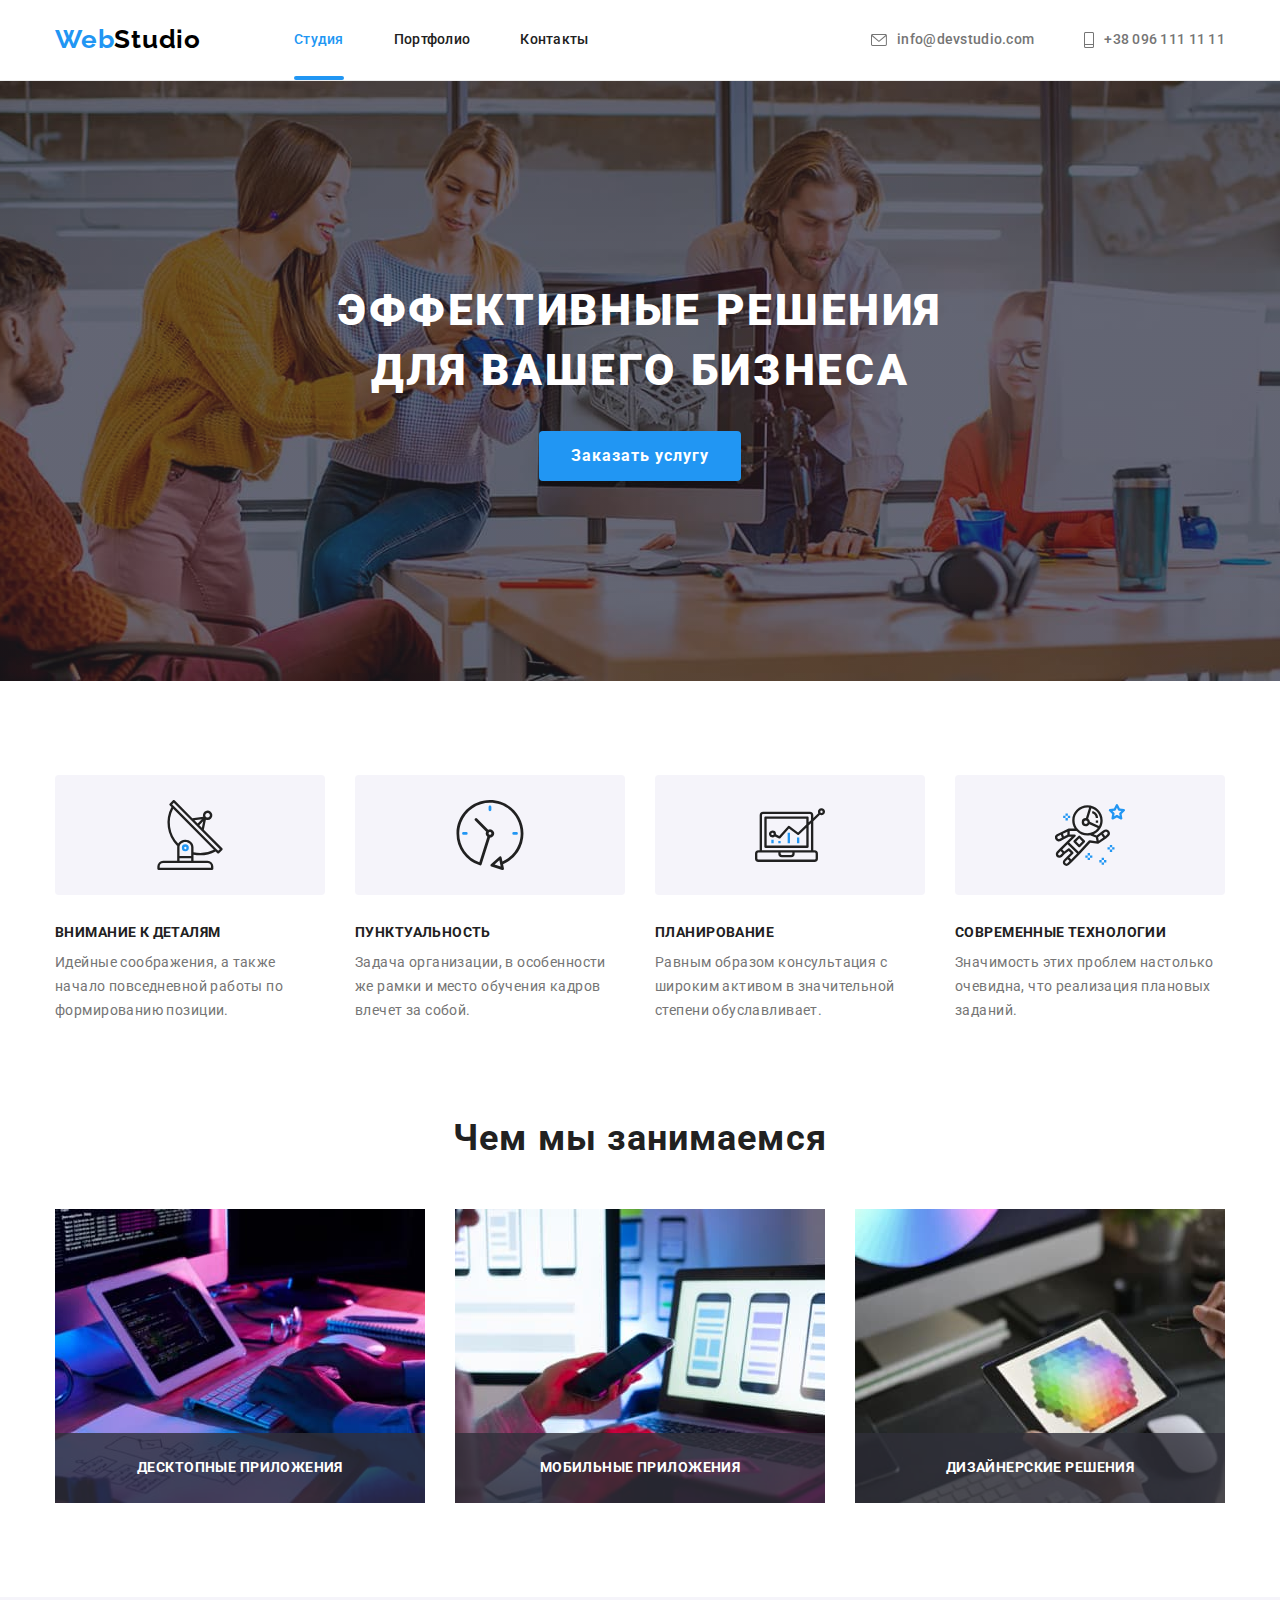
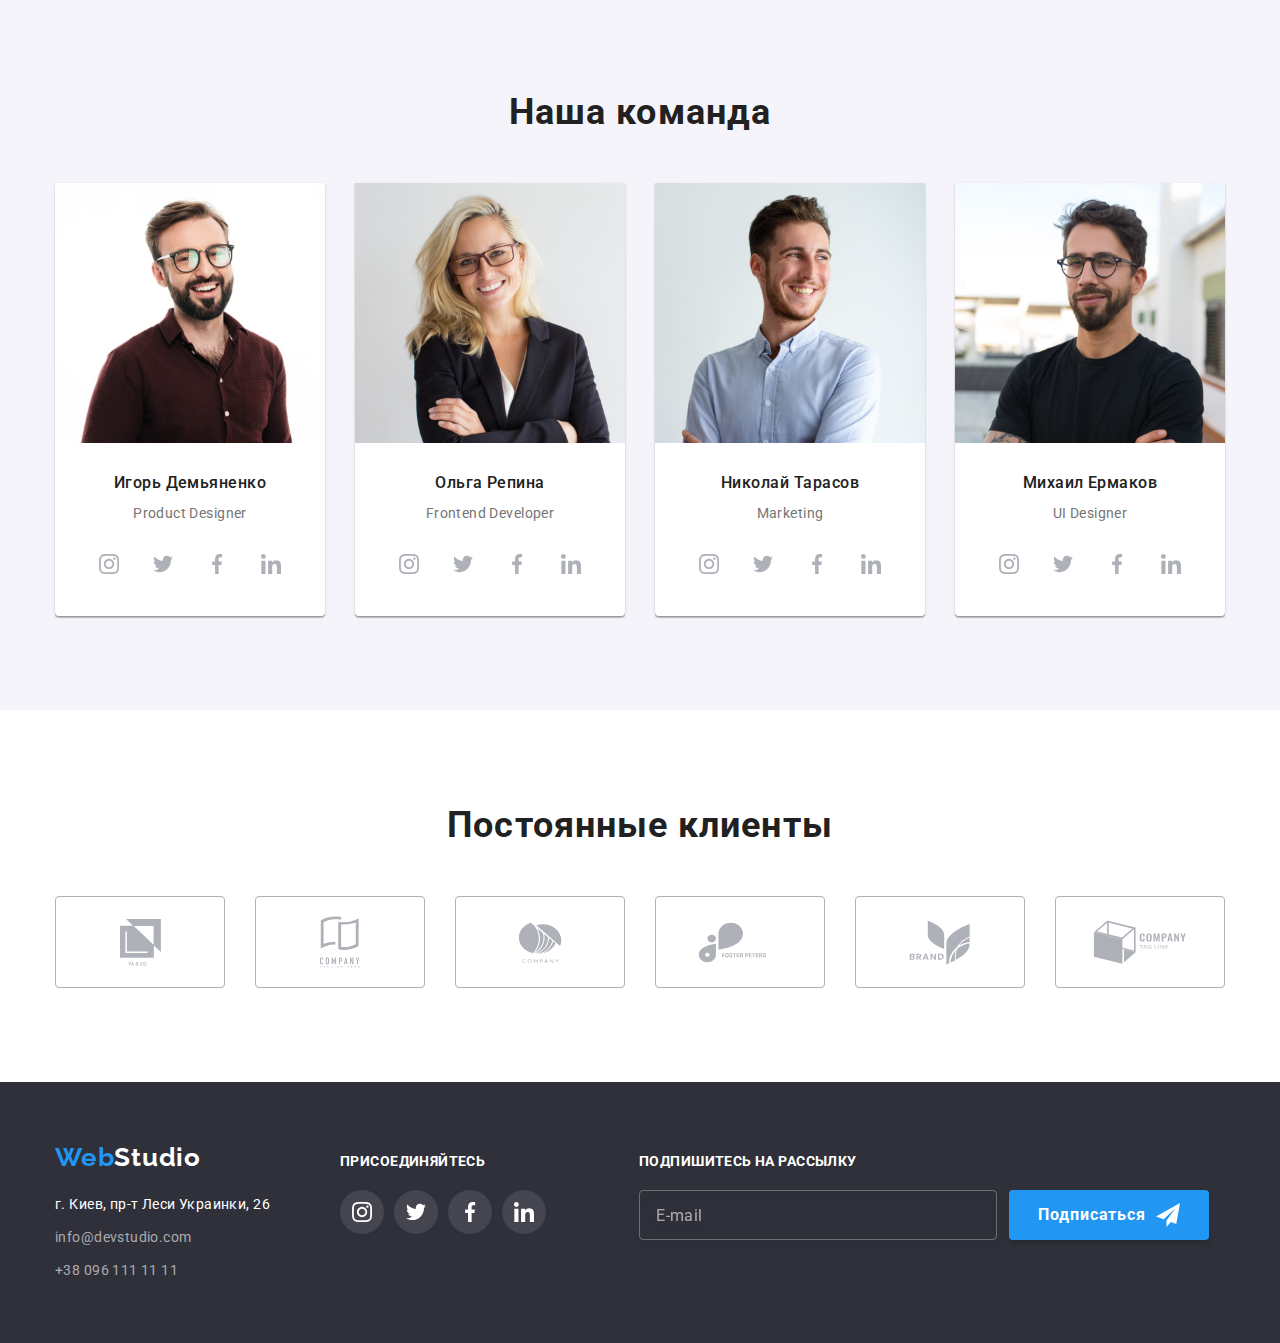
<file: index.html>
<!DOCTYPE html>
<html lang="ru">
<head>
    <meta charset="UTF-8">
    <meta http-equiv="X-UA-Compatible" content="IE=edge">
    <meta name="viewport" content="width=device-width, initial-scale=1.0">
    <title>WebStudio</title>
    <link href="https://fonts.googleapis.com/css2?family=Raleway:wght@700&family=Roboto:wght@400;500;700;900&display=swap" rel="stylesheet">
    <link rel="stylesheet" href="https://cdnjs.cloudflare.com/ajax/libs/modern-normalize/1.1.0/modern-normalize.min.css">
    <!-- <link rel="stylesheet" href="./css/style.css"> -->
    <link rel="stylesheet" href="./css/main.min.css">

</head>
<body>
   <header class="header section">
    <div class="container header-nav">
        <nav class="nav">
            <a href="./index.html" class="logo logo-link"><span class="web">Web</span>Studio</a>
        <ul class="site-nav">
            <li class="site-nav-item"><a href="./index.html" class="link current">Студия</a></li>
            <li class="site-nav-item"><a href="./portfolio.html" class="link">Портфолио</a></li>
            <li class="site-nav-item"><a href=""class="link">Контакты</a></li>
        </ul>
       </nav>
       <ul class="nav-contacts">
        <li class="nav-contacts-item">
            <a href="mailto:info@devstudio.com" class="link-contact">
                <svg class="nav-contact-icon" width="16" height="12">
                    <use href="./images/icons.svg#icon-envelope"></use>
                </svg>   
                info@devstudio.com</a>
        </li>
           <li class="nav-contacts-item"><a href="tel:+380961111111" class="link-contact">
               <svg class="nav-contact-icon" width="10" height="16">
                <use href="./images/icons.svg#icon-phone"></use>
                </svg>
                +38 096 111 11 11</a>
            </li>
       </ul>
       <div class="header-mobile">
        <a href="./index.html" class="menu-logo logo-link"><span class="web">Web</span>Studio</a>
    
        <button type="button" class="menu-open-btn">
        <svg class="menu-open-icon" width="24" height="16">
            <use href="./images/icons.svg#icon-menu"></use>
            </svg>
       </button>
    </div>
    
    <div class="mob-menu is-hidden">
        <div class="mob-nav-block">
        <ul class="mob-nav">
            <li class="mob-nav-item"><a href="./index.html" class="mob-nav-link current">Студия</a></li>
            <li class="mob-nav-item"><a href="./portfolio.html" class="mob-nav-link">Портфолио</a></li>
            <li class="mob-nav-item"><a href=""class="mob-nav-link">Контакты</a></li>
        </ul>
    </div>

    <div class="mob-contacts-block">
        <ul class="mob-contacts">
            <li class="mob-contacts-item">
                 <a href="tel:+380961111111" class="mob-contacts-tel menu-link">
                        +38 096 111 11 11</a>
            </li>
            <li class="mob-contacts-item">
                <a href="mailto:info@devstudio.com" class="mob-contacts-mail menu-link">  
                info@devstudio.com</a>
            </li>
        </ul>

        <ul class="mob-soc-list">
            <li class="mob-soc-item"><a href="" class="mob-soc-link">Instagram</a></li>
            <li class="mob-soc-item"><a href="" class="mob-soc-link">Twitter</a></li>
            <li class="mob-soc-item"><a href="" class="mob-soc-link">Facebook</a></li>
            <li class="mob-soc-item"><a href="" class="mob-soc-link">LinkedIn</a></li>
        </ul>
    </div>

        <button type="button" class="close-open-btn">
            <svg class="menu-open-icon" width="18" height="18">
                <use href="./images/icons.svg#icon-menu-close"></use>
                </svg>
        </button>
    </div>
    </div>
   </header>
   <!--Main content-->
    <main>
        <!--Section 1-->
        <section class="hero section">
            <h1 class="hero-title">Эффективные решения <br /> для вашего бизнеса</h1>
            <button type="button" class="button" data-modal-open>Заказать услугу</button>
        </section>

        <!--Section 2 text-->
        <section class="description">
            <div class="container">
            <ul class="decription-list">
                <li class="decription-item icon-antenna">
                    <h3 class="decription-head text-title">Внимание к деталям</h3>
                    <p class="decription-text text">Идейные соображения, а также начало повседневной работы по формированию позиции.</p>
                </li>
                <li class="decription-item icon-clock">
                    <h3 class="description-head text-title">Пунктуальность</h3>
                    <p class="description-text text">Задача организации, в особенности же рамки и место обучения кадров влечет за собой.</p>
                </li>
                <li class="decription-item icon-diagram">
                    <h3 class="description-head text-title">Планирование</h3>
                    <p class="description-text text">Равным образом консультация с широким активом в значительной степени обуславливает.</p>
                </li>
                <li class="decription-item icon-astronaut">
                    <h3 class="description-head text-title">Современные технологии</h3>
                    <p class="description-text text">Значимость этих проблем настолько очевидна, что реализация плановых заданий.</p>
                </li>
            </ul>
            </div>
        </section>

        <!--Section 3 pictures-->
        <section class="activities">
            <div class="container">
            <h2 class="section-title">Чем мы занимаемся</h2>
            <ul class="picture-list">
                <li class="picture-list__item">
                    <div class="picture-list__card">
                        <img
                        srcset="./images/box-1-desc.jpg 1x, ./images/box-1-desc@2.jpg 2x,"
                         src="./images/box-1-desc.jpg" alt="Десктопные приложения" width="370" height="294">
                        <p class="picture-list__comment">Десктопные приложения</p>
                    </div>
                </li>
                <li class="picture-list__item">
                    <div class="picture-list__card">
                        <img
                        srcset="./images/box-2-desc.jpg 1x, ./images/box-2-desc@2.jpg 2x,"
                         src="./images/box-2-desc.jpg" alt="Мобильные приложения" width="370" height="294">
                        <p class="picture-list__comment">Мобильные приложения</p>
                    </div>
                </li>
                <li class="picture-list__item">
                    <div class="picture-list__card">
                        <img 
                        srcset="./images/box-3-desc.jpg 1x, ./images/box-3-desc@2.jpg 2x,"
                        src="./images/box-3-desc.jpg" alt="Дизайнерские решения" width="370" height="294">
                        <p class="picture-list__comment">Дизайнерские решения</p>  
                    </div>
                </li>
            </ul>
            </div> 
        </section>

        <!--Section 4 Team-->
        <section class="team section">
            <div class="container">
            <h2 class="section-title team-title">Наша команда</h2>
            <ul class="team-list">
                <li class="team-item">
                    <picture>
                        <source srcset="./images/demjanenko-desc.jpg 1x, ./images/demjanenko-desc@2x.jpg 2x" media="(min-width: 1200px)" />
                        <source srcset="./images/demjanenko-tab.jpg 1x, ./images/demjanenko-tab@2x.jpg 2x" media="(min-width: 768px)" />
                        <source srcset="./images/demjanenko-mob.jpg 1x, ./images/demjanenko-mob@2x.jpg 2x" media="(min-width: 480px)" />
                        <img src="./images/demjanenko-mob.jpg" alt="Портрет Игоря" width="450" height="460"/>
                      </picture>
                    <!-- <img src="./images/img-igor.jpg" alt="" width="270" height="260"> -->
                        <h3 class="portrait-title">Игорь Демьяненко</h3>
                        <p class="position text" lang="en">Product Designer</p>
                        <ul class="team-soc-list">
                            <li class="team-soc-item"><a href="" class="team-soc-link">
                                <svg class="team-soc-icon" width="20" height="20">
                                <use href="./images/icons.svg#icon-instagram"></use>
                                </svg></a></li>
                            <li class="team-soc-item"><a href="" class="team-soc-link">
                                <svg class="team-soc-icon" width="20" height="20">
                                <use href="./images/icons.svg#icon-twitter"></use>
                            </svg></a></li>
                            <li class="team-soc-item"><a href="" class="team-soc-link">
                                <svg class="team-soc-icon" width="20" height="20">
                                <use href="./images/icons.svg#icon-facebook"></use>
                                </svg></a></li>
                            <li class="team-soc-item"><a href="" class="team-soc-link">
                                <svg class="team-soc-icon" width="20" height="20">
                                <use href="./images/icons.svg#icon-linkedin"></use>
                            </svg></a></li>
                        </ul>       
                </li>
                <li class="team-item">
                    <picture>
                        <source srcset="./images/repina-desc.jpg 1x, ./images/repina-desc@2x.jpg 2x" media="(min-width: 1200px)" />
                        <source srcset="./images/repina-tab.jpg 1x, ./images/repina-tab@2x.jpg 2x" media="(min-width: 768px)" />
                        <source srcset="./images/repina-mob.jpg 1x, ./images/repina-mob@2x.jpg 2x" media="(min-width: 480px)" />
                        <img src="./images/repina-mob.jpg" alt="Портрет Ольги" width="450" height="460"/>
                      </picture>
                    <!-- <img src="./images/img-olga.jpg" alt="Портрет Ольги" width="270" height="260"> -->
                        <h3 class="portrait-title">Ольга Репина</h3>
                        <p class="position text" lang="en">Frontend Developer</p>
                        <ul class="team-soc-list">
                            <li class="team-soc-item"><a href="" class="team-soc-link">
                                <svg class="team-soc-icon" width="20" height="20">
                                <use href="./images/icons.svg#icon-instagram"></use>
                                </svg></a></li>
                            <li class="team-soc-item"><a href="" class="team-soc-link">
                                <svg class="team-soc-icon" width="20" height="20">
                                <use href="./images/icons.svg#icon-twitter"></use>
                            </svg></a></li>
                            <li class="team-soc-item"><a href="" class="team-soc-link">
                                <svg class="team-soc-icon" width="20" height="20">
                                <use href="./images/icons.svg#icon-facebook"></use>
                                </svg></a></li>
                            <li class="team-soc-item"><a href="" class="team-soc-link">
                                <svg class="team-soc-icon" width="20" height="20">
                                <use href="./images/icons.svg#icon-linkedin"></use>
                            </svg></a></li>
                        </ul>
                </li>
                <li class="team-item">
                    <picture>
                        <source srcset="./images/tarasov-desc.jpg 1x, ./images/tarasov-desc@2x.jpg 2x" media="(min-width: 1200px)" />
                        <source srcset="./images/tarasov-tab.jpg 1x, ./images/tarasov-tab@2x.jpg 2x" media="(min-width: 768px)" />
                        <source srcset="./images/tarasov-mob.jpg 1x, ./images/tarasov-mob@2x.jpg 2x" media="(min-width: 480px)" />
                        <img src="./images/tarasov-mob.jpg" alt="Портрет Николая" width="450" height="460"/>
                      </picture>
                    <!-- <img src="./images/img-nikolay.jpg" alt="Портрет Николая" width="270" height="260"> -->
                        <h3 class="portrait-title">Николай Тарасов</h3>
                        <p class="position text" lang="en">Marketing</p>
                        <ul class="team-soc-list">
                            <li class="team-soc-item"><a href="" class="team-soc-link">
                                <svg class="team-soc-icon" width="20" height="20">
                                <use href="./images/icons.svg#icon-instagram"></use>
                                </svg></a></li>
                            <li class="team-soc-item"><a href="" class="team-soc-link">
                                <svg class="team-soc-icon" width="20" height="20">
                                <use href="./images/icons.svg#icon-twitter"></use>
                            </svg></a></li>
                            <li class="team-soc-item"><a href="" class="team-soc-link">
                                <svg class="team-soc-icon" width="20" height="20">
                                <use href="./images/icons.svg#icon-facebook"></use>
                                </svg></a></li>
                            <li class="team-soc-item"><a href="" class="team-soc-link">
                                <svg class="team-soc-icon" width="20" height="20">
                                <use href="./images/icons.svg#icon-linkedin"></use>
                            </svg></a></li>
                        </ul>
                </li>
                <li class="team-item">
                    <picture>
                        <source srcset="./images/ermakov-desc.jpg 1x, ./images/ermakov-desc@2x.jpg 2x" media="(min-width: 1200px)" />
                        <source srcset="./images/ermakov-tab.jpg 1x, ./images/ermakov-tab@2x.jpg 2x" media="(min-width: 768px)" />
                        <source srcset="./images/ermakov-mob.jpg 1x, ./images/ermakov-mob@2x.jpg 2x" media="(min-width: 480px)" />
                        <img src="./images/ermakov-mob.jpg" alt="Портрет Михаила" width="450" height="460"/>
                      </picture>
                    <!-- <img src="./images/img-mihail.jpg" alt="Портрет Михаила" width="270" height="260"> -->
                        <h3 class="portrait-title">Михаил Ермаков</h3>
                        <p class="position text" lang="en">UI Designer</p>
                        <ul class="team-soc-list">
                            <li class="team-soc-item"><a href="" class="team-soc-link">
                                <svg class="team-soc-icon" width="20" height="20">
                                <use href="./images/icons.svg#icon-instagram"></use>
                                </svg></a></li>
                            <li class="team-soc-item"><a href="" class="team-soc-link">
                                <svg class="team-soc-icon" width="20" height="20">
                                <use href="./images/icons.svg#icon-twitter"></use>
                            </svg></a></li>
                            <li class="team-soc-item"><a href="" class="team-soc-link">
                                <svg class="team-soc-icon" width="20" height="20">
                                <use href="./images/icons.svg#icon-facebook"></use>
                                </svg></a></li>
                            <li class="team-soc-item"><a href="" class="team-soc-link">
                                <svg class="team-soc-icon" width="20" height="20">
                                <use href="./images/icons.svg#icon-linkedin"></use>
                            </svg></a></li>
                        </ul>
                </li>
            </ul>
            </div>
        </section>

        <!--Section 5 Clients-->
        <section class="clients">
            <div class="container">
                <h2 class="section__title">Постоянные клиенты</h2>
                <ul class="clients-list">
                    <li class="clients-list__item"><a href="" class="clients-list__link">
                        <svg class="clients-list__icon" width="41" height="47">
                        <use href="./images/icons.svg#icon-ya-co"></use>
                    </svg></a></li>
                    <li class="clients-list__item"><a href="" class="clients-list__link">
                        <svg class="clients-list__icon" width="40" height="52">
                        <use href="./images/icons.svg#icon-tagline"></use>
                    </svg></a></li>
                    <li class="clients-list__item"><a href="" class="clients-list__link">
                        <svg class="clients-list__icon" width="44" height="41">
                        <use href="./images/icons.svg#icon-company"></use>
                    </svg></a></li>
                    <li class="clients-list__item"><a href="" class="clients-list__link">
                        <svg class="clients-list__icon" width="85" height="41">
                        <use href="./images/icons.svg#icon-forest-peters"></use>
                    </svg></a></li>
                    <li class="clients-list__item"><a href="" class="clients-list__link">
                        <svg class="clients-list__icon" width="62" height="45">
                        <use href="./images/icons.svg#icon-brand"></use>
                    </svg></a></li>
                    <li class="clients-list__item"><a href="" class="clients-list__link">
                        <svg class="clients-list__icon" width="94" height="44">
                        <use href="./images/icons.svg#icon-company-last"></use>
                    </svg></a></li>
                </ul>
            </div>

        </section>

    </main>
    <footer class="footer section">
        <div class="container">
        <div class="footer-information">
        <div class="footer-contacts">
        <a href="./index.html" class="logo-footer logo-link"><span class="web-footer">Web</span>Studio</a>
        <address class="address">
            <ul class="address-list">
                <li class="addres-list-item"><a href="" class="adress-link-location">г. Киев, пр-т Леси Украинки, 26</a></li>
                <li class="addres-list-item"><a href="mailto:info@devstudio.com" class="adress-link">info@devstudio.com</a></li>
                <li class="addres-list-item"><a href="tel:+380961111111" class="adress-link">+38 096 111 11 11</a></li>
            </ul>
        </address>
        </div>
            <div class="socials">
            <h4 class="footer-soc-title">Присоединяйтесь</h4>
            <ul class="footer-soc-list">
                <li class="footer-soc-item"><a href="" class="footer-soc-link">
                    <svg class="footer-soc-icon" width="20" height="20">
                    <use href="./images/icons.svg#icon-instagram-white"></use>
                    </svg></a></li>
                <li class="footer-soc-item"><a href="" class="footer-soc-link">
                    <svg class="footer-soc-icon" width="20" height="20">
                    <use href="./images/icons.svg#icon-twitter-white"></use>
                </svg></a></li>
                <li class="footer-soc-item"><a href="" class="footer-soc-link">
                    <svg class="footer-soc-icon" width="20" height="20">
                    <use href="./images/icons.svg#icon-facebook"></use>
                    </svg></a></li>
                <li class="footer-soc-item"><a href="" class="footer-soc-link">
                    <svg class="footer-soc-icon" width="20" height="20">
                    <use href="./images/icons.svg#icon-linkedin-white"></use>
                </svg></a></li>
            </ul>
            </div>
            <form class="footer-form">
                <p class="footer-form-title">Подпишитесь на рассылку</p>
                <div class="footer-input-area">
                <div class="footer-form-field">
                    <label for="mail" class="footer-form-label"></label>
                    <input type="email" class="footer-form-input" name="mail" id="mail" 
                    placeholder="E-mail">
                </div>
                <button type="submit" class="footer-submit-btn">Подписаться
                    
                    <svg class="footer-sign-icon" width="24" height="24">
                        <use href="./images/icons.svg#icon-icon-send"></use>
                        </svg>
                </button>
                </div>

            </form>
        </div>
        </div>
    </footer>
    
    <div class="backdrop is-hidden" data-modal>
        <div class="modal">
            
            <button type="button" class="modal-close-btn" data-modal-close>
                <svg class="modal-close-icon" width="18" height="18">
                <use href="./images/icons.svg#icon-close-black"></use>
                </svg>
            </button>

            <form>
                <p class="modal-titel">Оставьте свои данные, мы вам перезвоним</p>

                <div class="form-field">
                    <label for="name" class="form-label">Имя</label>
                        <div class="input-wrap">
                            <input type="text" class="form-input" name="name" id="name" 
                            placeholder=" " required  autofocus>
                        <svg class="modal-input-icon" width="18" height="18">
                            <use href="./images/icons.svg#icon-person-black"></use>
                        </svg>  
                        </div>
                </div>

                <div class="form-field">
                    <label for="tel" class="form-label">Телефон</label>
                        <div class="input-wrap">
                            <input type="tel" class="form-input" name="tel" id="tel" 
                            placeholder=" " required>
                        <svg class="modal-input-icon" width="18" height="18">
                            <use href="./images/icons.svg#icon-phone-black"></use>
                        </svg>
                        </div>
                </div>

                <div class="form-field">
                    <label for="email" class="form-label">Почта</label>
                        <div class="input-wrap">
                            <input type="email" class="form-input" name="mail" id="email" 
                            placeholder=" " required>
                        <svg class="modal-input-icon" width="18" height="18">
                            <use href="./images/icons.svg#icon-email-black"></use>
                        </svg>
                        </div>
                </div>

                <div class="form-field comment">
                    <label for="comment" class="form-label">Комментарий</label>
                    <textarea name="comment" id="comment" class="form-input text-area"
                    placeholder="Введите текст..."
                    ></textarea>
                                                     
                </div>

                <div class="form-field modal-checkbox">
                    
                    <input type="checkbox" class="checkbox-input visually-hidden" name="privacy" id="privacy">
                    <label for="privacy" class="form-privacy">
                        <span class="modal-check-icon">
                            <svg class="check-icon" width="16" height="15">
                                <use href="./images/icons.svg#icon-icon-check"></use>
                            </svg>
                        </span>
                        Соглашаюсь с рассылкой и принимаю&nbsp 
                        <a href="" class="modal-link link-color">Условия договора</a> 
                        
                    </label>
                    
                </div>

                <button type="submit" class="modal-submit-btn">Отправить</button>
            </form>
                     
        </div>
    </div>
    
    <script src="./js/modal.js"></script>
    <script src="./js/mobile-menu.js"></script>
</body>
</html>
</file>
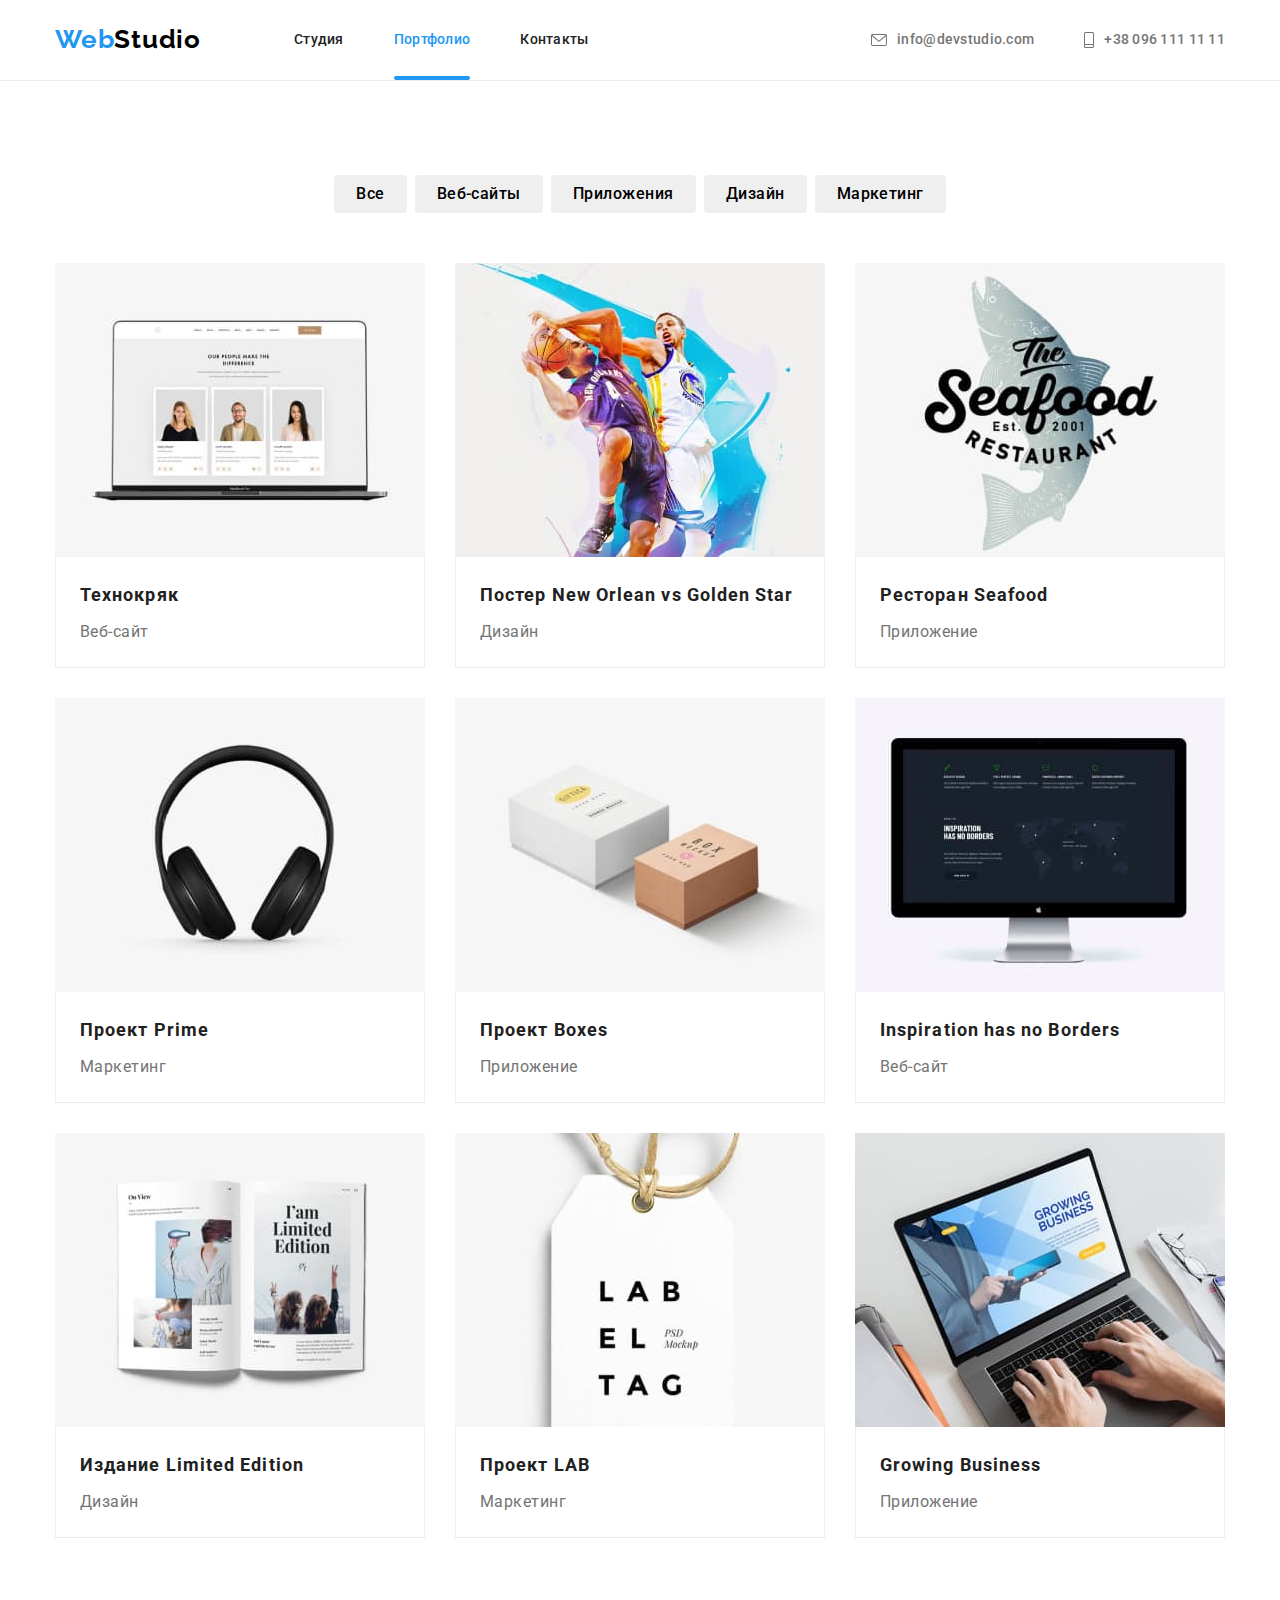
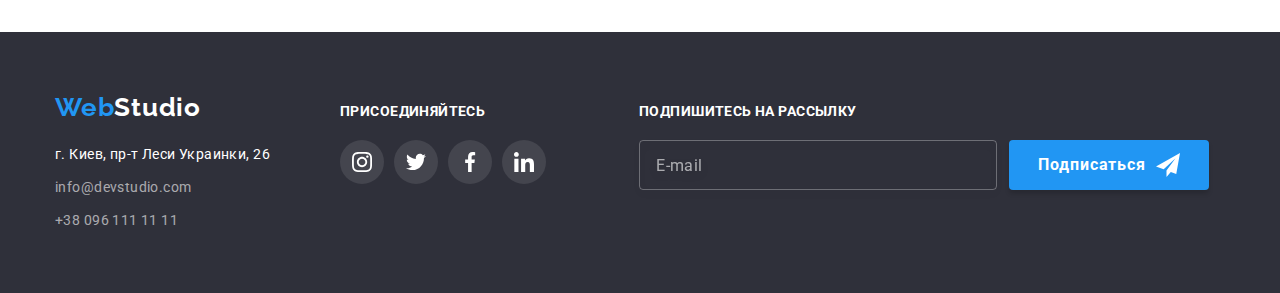
<file: portfolio.html>
<!DOCTYPE html>
<html lang="ru">
<head>
    <meta charset="UTF-8">
    <meta http-equiv="X-UA-Compatible" content="IE=edge">
    <meta name="viewport" content="width=device-width, initial-scale=1.0">
    <title>WebStudio</title>
    <link href="https://fonts.googleapis.com/css2?family=Raleway:wght@700&family=Roboto:wght@400;500;700;900&display=swap" rel="stylesheet">
    <link rel="stylesheet" href="https://cdnjs.cloudflare.com/ajax/libs/modern-normalize/1.1.0/modern-normalize.min.css">
    <!-- <link rel="stylesheet" href="./css/style.css"> -->
    <link rel="stylesheet" href="./css/main.min.css">
</head>
<body>
    <header class="header section">
        <div class="container header-nav">
            <nav class="nav">
                <a href="./index.html" class="logo logo-link"><span class="web">Web</span>Studio</a>
            <ul class="site-nav">
                <li class="site-nav-item"><a href="./index.html" class="link">Студия</a></li>
                <li class="site-nav-item"><a href="./portfolio.html" class="link current">Портфолио</a></li>
                <li class="site-nav-item"><a href=""class="link">Контакты</a></li>
            </ul>
           </nav>
           <ul class="nav-contacts">
            <li class="nav-contacts-item">
                <a href="mailto:info@devstudio.com" class="link-contact">
                    <svg class="nav-contact-icon" width="16" height="12">
                        <use href="./images/icons.svg#icon-envelope"></use>
                    </svg>   
                    info@devstudio.com</a>
            </li>
               <li class="nav-contacts-item"><a href="tel:+380961111111" class="link-contact">
                   <svg class="nav-contact-icon" width="10" height="16">
                    <use href="./images/icons.svg#icon-phone"></use>
                    </svg>
                    +38 096 111 11 11</a>
                </li>
           </ul>
           <div class="header-mobile">
            <a href="./index.html" class="menu-logo logo-link"><span class="web">Web</span>Studio</a>
        
            <button type="button" class="menu-open-btn">
            <svg class="menu-open-icon" width="24" height="16">
                <use href="./images/icons.svg#icon-menu"></use>
                </svg>
           </button>
        </div>
        
        <div class="mob-menu is-hidden">
            <ul class="mob-nav">
                <li class="mob-nav-item"><a href="./index.html" class="mob-nav-link">Студия</a></li>
                <li class="mob-nav-item"><a href="./portfolio.html" class="mob-nav-link current">Портфолио</a></li>
                <li class="mob-nav-item"><a href=""class="mob-nav-link">Контакты</a></li>
            </ul>
    
            <ul class="mob-contacts">
                <li class="mob-contacts-item">
                     <a href="tel:+380961111111" class="mob-contacts-tel menu-link">
                            +38 096 111 11 11</a>
                </li>
                <li class="mob-contacts-item">
                    <a href="mailto:info@devstudio.com" class="mob-contacts-mail menu-link">  
                    info@devstudio.com</a>
                </li>
            </ul>
    
            <ul class="mob-soc-list">
                <li class="mob-soc-item"><a href="" class="mob-soc-link">Instagram</a></li>
                <li class="mob-soc-item"><a href="" class="mob-soc-link">Twitter</a></li>
                <li class="mob-soc-item"><a href="" class="mob-soc-link">Facebook</a></li>
                <li class="mob-soc-item"><a href="" class="mob-soc-link">LinkedIn</a></li>
            </ul>
            <button type="button" class="close-open-btn">
                <svg class="menu-open-icon" width="18" height="18">
                    <use href="./images/icons.svg#icon-menu-close"></use>
                    </svg>
            </button>
        </div>
        </div>  
       </header>
   <!--Main content-->
    <main>
        <!--Section Portfolio-->
        <section class="portfolio">
            <div class="container">
            <h1 class="visually-hidden">Портфолио</h1>
            <ul class="button-list">
                <li class="button-list-item"><button type="button" class="button-portfolio">Все</button></li>
                <li class="button-list-item"><button type="button" class="button-portfolio">Веб-сайты</button></li>
                <li class="button-list-item"><button type="button" class="button-portfolio">Приложения</button></li>
                <li class="button-list-item"><button type="button" class="button-portfolio">Дизайн</button></li>
                <li class="button-list-item"><button type="button" class="button-portfolio">Маркетинг</button></li>
            </ul>

            <div class="flex-container">
            <ul class="portfolio-list">
                <li class="portfolio-item"> 
                    <a href="" class="portfolio-link">
                        <div class="portfolio-card">
                            <picture>
                                <source srcset="./images/technocrack-desc.jpg 1x, ./images/technocrack-desc@2x.jpg 2x" media="(min-width: 1200px)" />
                                <source srcset="./images/technocrack-tab.jpg 1x, ./images/technocrack-tab@2x.jpg 2x" media="(min-width: 768px)" />
                                <source srcset="./images/technocrack-mob.jpg 1x, ./images/technocrack-mob@2x.jpg 2x" media="(min-width: 480px)" />
                                <img src="./images/technocrack-mob.jpg" alt="Ноутбук" width="450" height="294"/>
                              </picture>
                            <!-- <img src="./images/technocrack.jpg" alt="Ноутбук" width="370" height="294"> -->
                            <p class="portfolio-description">Ресурс предлагает 
                        комплексные предложения с разным уровнем функционала и сервисов. 
                        Все это позволит посетителю получить исчерпывающие сведения
                         о компании или частном лице.</p>
                    </div>  
                        <div class="picture-card">
                            <h2 class="portfolio-title">Технокряк</h2>
                            <p class="portfolio-filter">Веб-сайт</p>
                        </div>
                     </a>       
                </li>
                <li class="portfolio-item">
                    <a href="" class="portfolio-link">
                        <div class="portfolio-card">
                            <picture>
                                <source srcset="./images/new-orlean-desc.jpg 1x, ./images/new-orlean-desc@2x.jpg 2x" media="(min-width: 1200px)" />
                                <source srcset="./images/new-orlean-tab.jpg 1x, ./images/new-orlean-tab@2x.jpg 2x" media="(min-width: 768px)" />
                                <source srcset="./images/new-orlean-mob.jpg 1x, ./images/new-orlean-mob@2x.jpg 2x" media="(min-width: 480px)" />
                                <img src="./images/new-orlean-mob.jpg" alt="Баскетболисты" width="450" height="294"/>
                              </picture>
                            <!-- <img src="./images/new-orlean.jpg" alt="Баскетболисты" width="370" height="294"> -->
                            <p class="portfolio-description">Ресурс предлагает 
                            комплексные предложения с разным уровнем функционала и сервисов. 
                            Все это позволит посетителю получить исчерпывающие сведения
                             о компании или частном лице.</p>
                    </div>
                            <div class="picture-card">
                                <h2 class="portfolio-title">Постер New Orlean vs Golden Star</h2>
                                <p class="portfolio-filter">Дизайн</p>
                            </div>
                    </a>       
                </li>
                <li class="portfolio-item">
                    <a href="" class="portfolio-link">
                        <div class="portfolio-card">
                            <picture>
                                <source srcset="./images/seafood-desc.jpg 1x, ./images/seafood-desc@2x.jpg 2x" media="(min-width: 1200px)" />
                                <source srcset="./images/seafood-tab.jpg 1x, ./images/seafood-tab@2x.jpg 2x" media="(min-width: 768px)" />
                                <source srcset="./images/seafood-mob.jpg 1x, ./images/seafood-mob@2x.jpg 2x" media="(min-width: 480px)" />
                                <img src="./images/seafood-mob.jpg" alt="Лого ресторана" width="450" height="294"/>
                              </picture>
                            <!-- <img src="./images/seafood.jpg" alt="Лого ресторана" width="370" height="294"> -->
                            <p class="portfolio-description">Ресурс предлагает 
                            комплексные предложения с разным уровнем функционала и сервисов. 
                            Все это позволит посетителю получить исчерпывающие сведения
                             о компании или частном лице.</p>
                        </div>
                            <div class="picture-card">
                                <h2 class="portfolio-title">Ресторан Seafood</h2>
                                <p class="portfolio-filter">Приложение</p>
                            </div>
                    </a>
                </li>
                <li class="portfolio-item">
                    <a href="" class="portfolio-link">
                        <div class="portfolio-card">
                            <picture>
                                <source srcset="./images/prime-desc.jpg 1x, ./images/prime-desc@2x.jpg 2x" media="(min-width: 1200px)" />
                                <source srcset="./images/prime-tab.jpg 1x, ./images/prime-tab@2x.jpg 2x" media="(min-width: 768px)" />
                                <source srcset="./images/prime-mob.jpg 1x, ./images/prime-mob@2x.jpg 2x" media="(min-width: 480px)" />
                                <img src="./images/prime-mob.jpg" alt="Наушники" width="450" height="294"/>
                              </picture>
                            <!-- <img src="./images/prime.jpg" alt="Наушники" width="370" height="294"> -->
                            <p class="portfolio-description">Ресурс предлагает 
                            комплексные предложения с разным уровнем функционала и сервисов. 
                            Все это позволит посетителю получить исчерпывающие сведения
                             о компании или частном лице.</p>
                        </div>
                            <div class="picture-card">
                                <h2 class="portfolio-title">Проект Prime</h2>
                                <p class="portfolio-filter">Маркетинг</p>
                            </div>
                    </a>
                </li>
                <li class="portfolio-item">
                    <a href="" class="portfolio-link">
                        <div class="portfolio-card">
                            <picture>
                                <source srcset="./images/boxes-desc.jpg 1x, ./images/boxes-desc@2x.jpg 2x" media="(min-width: 1200px)" />
                                <source srcset="./images/boxes-tab.jpg 1x, ./images/boxes-tab@2x.jpg 2x" media="(min-width: 768px)" />
                                <source srcset="./images/boxes-mob.jpg 1x, ./images/boxes-mob@2x.jpg 2x" media="(min-width: 480px)" />
                                <img src="./images/boxes-mob.jpg" alt="Коробки" width="450" height="294"/>
                              </picture>
                            <!-- <img src="./images/boxes.jpg" alt="Коробки" width="370" height="294"> -->
                            <p class="portfolio-description">Ресурс предлагает 
                            комплексные предложения с разным уровнем функционала и сервисов. 
                            Все это позволит посетителю получить исчерпывающие сведения
                             о компании или частном лице.</p>
                        </div>
                            <div class="picture-card">
                                <h2 class="portfolio-title">Проект Boxes</h2>
                                <p class="portfolio-filter">Приложение</p>
                            </div>
                    </a>  
                </li>
                <li class="portfolio-item">
                    <a href="" class="portfolio-link">
                        <div class="portfolio-card">
                            <picture>
                                <source srcset="./images/inspiration-desc.jpg 1x, ./images/inspiration-desc@2x.jpg 2x" media="(min-width: 1200px)" />
                                <source srcset="./images/inspiration-tab.jpg 1x, ./images/inspiration-tab@2x.jpg 2x" media="(min-width: 768px)" />
                                <source srcset="./images/inspiration-mob.jpg 1x, ./images/inspiration-mob@2x.jpg 2x" media="(min-width: 480px)" />
                                <img src="./images/inspiration-mob.jpg" alt="Монитор" width="450" height="294"/>
                              </picture>
                            <!-- <img src="./images/inspiration.jpg" alt="Монитор" width="370" height="294"> -->
                            <p class="portfolio-description">Ресурс предлагает 
                                комплексные предложения с разным уровнем функционала и сервисов. 
                                Все это позволит посетителю получить исчерпывающие сведения
                                 о компании или частном лице.</p>
                        </div>
                            <div class="picture-card">
                                <h2 class="portfolio-title">Inspiration has no Borders</h2>
                                <p class="portfolio-filter">Веб-сайт</p>
                            </div>
                    </a>    
                </li>
                <li class="portfolio-item">
                    <a href="" class="portfolio-link">
                        <div class="portfolio-card">
                            <picture>
                                <source srcset="./images/limited-edition-desc.jpg 1x, ./images/limited-edition-desc@2x.jpg 2x" media="(min-width: 1200px)" />
                                <source srcset="./images/limited-edition-tab.jpg 1x, ./images/limited-edition-tab@2x.jpg 2x" media="(min-width: 768px)" />
                                <source srcset="./images/limited-edition-mob.jpg 1x, ./images/limited-edition-mob@2x.jpg 2x" media="(min-width: 480px)" />
                                <img src="./images/limited-edition-mob.jpg" alt="Книга" width="450" height="294"/>
                              </picture>
                            <!-- <img src="./images/limited-edition.jpg" alt="Книга" width="370" height="294"> -->
                            <p class="portfolio-description">Ресурс предлагает 
                                комплексные предложения с разным уровнем функционала и сервисов. 
                                Все это позволит посетителю получить исчерпывающие сведения
                                 о компании или частном лице.</p>
                        </div>
                            <div class="picture-card">
                                <h2 class="portfolio-title">Издание Limited Edition</h2>
                                <p class="portfolio-filter">Дизайн</p>
                            </div>
                    </a>   
                </li>
                <li class="portfolio-item">
                    <a href="" class="portfolio-link">
                        <div class="portfolio-card">
                            <picture>
                                <source srcset="./images/lab-desc.jpg 1x, ./images/lab-desc@2x.jpg 2x" media="(min-width: 1200px)" />
                                <source srcset="./images/lab-tab.jpg 1x, ./images/lab-tab@2x.jpg 2x" media="(min-width: 768px)" />
                                <source srcset="./images/lab-mob.jpg 1x, ./images/lab-mob@2x.jpg 2x" media="(min-width: 480px)" />
                                <img src="./images/lab-mob.jpg" alt="Ярлык" width="450" height="294"/>
                              </picture>
                            <!-- <img src="./images/lab.jpg" alt="Ярлык" width="370" height="294"> -->
                            <p class="portfolio-description">Ресурс предлагает 
                                комплексные предложения с разным уровнем функционала и сервисов. 
                                Все это позволит посетителю получить исчерпывающие сведения
                                 о компании или частном лице.</p>
                        </div>
                            <div class="picture-card">
                                <h2 class="portfolio-title">Проект LAB</h2>
                                <p class="portfolio-filter">Маркетинг</p>
                            </div>  
                    </a>   
                </li>
                <li class="portfolio-item">
                    <a href="" class="portfolio-link">
                        <div class="portfolio-card">
                            <picture>
                                <source srcset="./images/growing-business-desc.jpg 1x, ./images/growing-business-desc@2x.jpg 2x" media="(min-width: 1200px)" />
                                <source srcset="./images/growing-business-tab.jpg 1x, ./images/growing-business-tab@2x.jpg 2x" media="(min-width: 768px)" />
                                <source srcset="./images/growing-business-mob.jpg 1x, ./images/growing-business-mob@2x.jpg 2x" media="(min-width: 480px)" />
                                <img src="./images/growing-business-mob.jpg" alt="Ноутбук за работой" width="450" height="294"/>
                              </picture>
                            <!-- <img src="./images/growing-business.jpg" alt="Ноутбук за работой" width="370" height="294"> -->
                            <p class="portfolio-description">Ресурс предлагает 
                                комплексные предложения с разным уровнем функционала и сервисов. 
                                Все это позволит посетителю получить исчерпывающие сведения
                                 о компании или частном лице.</p>
                        </div>
                            <div class="picture-card">
                                <h2 class="portfolio-title" lang="en">Growing Business</h2>
                                <p class="portfolio-filter">Приложение</p>
                            </div>
                    </a>   
                </li>
            </ul>
        </div>
        </div>
        </section>

    </main>
    <footer class="footer section">
        <div class="container">
        <div class="footer-information">
        <div class="footer-contacts">
        <a href="./index.html" class="logo-footer logo-link"><span class="web-footer">Web</span>Studio</a>
        <address class="address">
            <ul class="address-list">
                <li class="addres-list-item"><a href="" class="adress-link-location">г. Киев, пр-т Леси Украинки, 26</a></li>
                <li class="addres-list-item"><a href="mailto:info@devstudio.com" class="adress-link">info@devstudio.com</a></li>
                <li class="addres-list-item"><a href="tel:+380961111111" class="adress-link">+38 096 111 11 11</a></li>
            </ul>
        </address>
        </div>
            <div class="socials">
            <h4 class="footer-soc-title">Присоединяйтесь</h4>
            <ul class="footer-soc-list">
                <li class="footer-soc-item"><a href="" class="footer-soc-link">
                    <svg class="footer-soc-icon" width="20" height="20">
                    <use href="./images/icons.svg#icon-instagram-white"></use>
                    </svg></a></li>
                <li class="footer-soc-item"><a href="" class="footer-soc-link">
                    <svg class="footer-soc-icon" width="20" height="20">
                    <use href="./images/icons.svg#icon-twitter-white"></use>
                </svg></a></li>
                <li class="footer-soc-item"><a href="" class="footer-soc-link">
                    <svg class="footer-soc-icon" width="20" height="20">
                    <use href="./images/icons.svg#icon-facebook"></use>
                    </svg></a></li>
                <li class="footer-soc-item"><a href="" class="footer-soc-link">
                    <svg class="footer-soc-icon" width="20" height="20">
                    <use href="./images/icons.svg#icon-linkedin-white"></use>
                </svg></a></li>
            </ul>
            </div>
            <form class="footer-form">
                <p class="footer-form-title">Подпишитесь на рассылку</p>
                <div class="footer-input-area">
                <div class="footer-form-field">
                    <label for="mail" class="footer-form-label"></label>
                    <input type="email" class="footer-form-input" name="mail" id="mail" 
                    placeholder="E-mail">
                </div>
                <button type="submit" class="footer-submit-btn">Подписаться
                    
                    <svg class="footer-sign-icon" width="24" height="24">
                        <use href="./images/icons.svg#icon-icon-send"></use>
                        </svg>
                </button>
                </div>

            </form>
        </div>
        </div>
    </footer>

    <script src="./js/mobile-menu.js"></script>
</body>
</html>
</file>
<file: css/style.css>
/*-------------header-----------------*/
 /*logo and nav*/

/*Section Hero*/

/* Section Description*/

    /* Section Activities*/
 
/* Section Team*/

/* Section Clients*/

/*footer*/


        
        /* .footer-soc-link:hover .footer-soc-icon,
        .footer-soc-link:focus .footer-soc-icon {fill: var(--white-text-color);} */
    


    /*---------------------Portfolio-page-------------------*/
    

/* --------Модальное окно------------- */
</file>
<file: css/main.min.css>
:root{--primary-text-color: #757575;--title-text-color: #212121;--accent-color: #2196F3;--white-text-color: #FFFFFF;--background-color-blue: #2196F3;--background-color-white: #FFFFFF;--background-color-button: #F5F4FA;--logo-text-color: #000000;--background-color-footer: #2F303A;--button-hover-blue: #188CE8;--transparent-link: rgba(255, 255, 255, 0.6);--border-header-color: #ECECEC;--border-picture-color: #EEEEEE;--icon-color-gray: #AFB1B8}html{box-sizing:border-box}*,*::before,*::after{box-sizing:inherit}p,h1,h2,h3,h4,h5,h6,ul{margin:0px;padding-left:0px}ul{list-style:none}img{display:block;max-width:100%;height:auto;width:100%}.logo-link{text-decoration:none}body{font-family:"Roboto",sans-serif;color:var(--title-text-color)}.is-hidden{opacity:0;visibility:hidden;pointer-events:none}.visually-hidden{position:absolute;width:1px;height:1px;margin:-1px;border:0;padding:0;white-space:nowrap;clip-path:inset(100%);clip:rect(0 0 0 0);overflow:hidden}@keyframes linescale{0%{transform:scaleX(0%)}100%{transform:scaleX(100%)}}.container{width:100%;padding-left:15px;padding-right:15px;margin:0 auto}@media screen and (min-width: 480px){.container{max-width:480px}}@media screen and (min-width: 768px){.container{max-width:768px}}@media screen and (min-width: 1200px){.container{max-width:1200px}}.logo{font-family:"Raleway";font-style:normal;font-weight:700;font-size:26px;line-height:1.2;letter-spacing:.03em;color:var(--logo-text-color);margin-right:93px;padding-top:24px;padding-bottom:24px}.logo .web{color:var(--accent-color)}@media screen and (max-width: 1199px){.logo{font-size:24px;line-height:1.17;margin-right:88px}}.button{font-family:inherit;font-weight:700;font-size:16px;line-height:1.88;display:inline-block;align-items:center;letter-spacing:.06em;color:var(--white-text-color);background-color:var(--background-color-blue);box-shadow:0px 4px 4px rgba(0,0,0,.15);border:rgba(0,0,0,0);border-radius:4px;min-width:200px;padding:10px 32px;cursor:pointer;transition:background-color 250ms cubic-bezier(0.4, 0, 0.2, 1)}.button:hover,.button:focus{color:var(--white-text-color);background-color:var(--button-hover-blue)}.button-portfolio{font-family:inherit;font-style:normal;font-weight:500;font-size:16px;line-height:1.62;text-align:center;letter-spacing:.03em;background-color:var(background-color-button);border-radius:4px;border:rgba(0,0,0,0);display:block;padding:6px 22px;transition:box-shadow 250ms cubic-bezier(0.4, 0, 0.2, 1),background-color 250ms cubic-bezier(0.4, 0, 0.2, 1),color 250ms cubic-bezier(0.4, 0, 0.2, 1)}.button-portfolio:hover,.button-portfolio:focus{color:var(--white-text-color);background-color:var(--background-color-blue);box-shadow:0px 3px 1px rgba(0,0,0,.1),0px 1px 2px rgba(0,0,0,.08),0px 2px 2px rgba(0,0,0,.12)}.header-mobile{display:flex;align-items:center;justify-content:center;width:100%;padding-top:10px;padding-bottom:10px}@media screen and (min-width: 768px){.header-mobile{display:none}}.menu-open-btn{display:flex;justify-content:center;align-items:center;margin-left:auto;width:40px;height:40px;border:rgba(0,0,0,0);background-color:rgba(0,0,0,0);transition:fill 250ms cubic-bezier(0.4, 0, 0.2, 1)}.menu-open-btn:hover,.menu-open-btn:focus{fill:var(--accent-color);cursor:pointer}.menu-logo{font-family:"Raleway";font-style:normal;font-weight:700;font-size:24px;line-height:1.17;letter-spacing:.03em;color:var(--logo-text-color);margin-right:10px}.menu-logo .web{color:var(--accent-color)}.mob-menu{padding:48px 40px;position:fixed;display:flex;flex-direction:column;height:100%;justify-content:space-between;overflow:auto;background-color:var(--background-color-white);top:0;left:0;z-index:2;width:100vw;height:100vh;transition:opacity 250ms cubic-bezier(0.4, 0, 0.2, 1),visibility 250ms cubic-bezier(0.4, 0, 0.2, 1)}@media screen and (min-width: 480px){.mob-menu{display:flex}}@media screen and (min-width: 768px){.mob-menu{display:none}}.mob-nav-link.current{color:var(--accent-color)}.mob-nav-item:not(:last-child){margin-bottom:32px}.mob-nav-link{font-family:"Roboto";font-style:normal;font-weight:500;font-size:40px;line-height:1.175;letter-spacing:.02em;text-decoration:none;color:var(--title-text-color);transition:color 250ms cubic-bezier(0.4, 0, 0.2, 1)}.mob-nav-link:hover,.mob-nav-link:focus{color:var(--accent-color);cursor:pointer}.mob-nav-block{margin-bottom:100px}.menu-link{text-decoration:none}.mob-contacts-item:not(:last-child){margin-bottom:32px}.mob-contacts-tel{font-weight:500;font-size:34px;line-height:1.18;letter-spacing:.02em;color:var(--accent-color);transition:color 250ms cubic-bezier(0.4, 0, 0.2, 1)}.mob-contacts-tel:hover,.mob-contacts-tel:focus{color:var(--accent-color);cursor:pointer}.mob-contacts-mail{font-weight:500;font-size:24px;line-height:1.17;letter-spacing:.02em;color:var(--primary-text-color);transition:color 250ms cubic-bezier(0.4, 0, 0.2, 1)}.mob-contacts-mail:hover,.mob-contacts-mail:focus{color:var(--accent-color);cursor:pointer}.mob-soc-list{display:flex;margin-top:64px}.mob-soc-item{padding:0 10px}.mob-soc-item:not(:last-child){border-right:1px solid rgba(33,33,33,.2)}.mob-soc-link{font-weight:500;font-size:18px;line-height:1.22px;letter-spacing:.02em;cursor:pointer;color:var(--accent-color);text-decoration:none}.close-open-btn{position:absolute;display:flex;justify-content:center;align-items:center;top:10px;right:15px;width:40px;height:40px;border:rgba(0,0,0,0);background-color:rgba(0,0,0,0);transition:fill 250ms cubic-bezier(0.4, 0, 0.2, 1)}.close-open-btn:hover,.close-open-btn:focus{fill:var(--accent-color);cursor:pointer}@media screen and (min-width: 480px){.section-title{font-weight:700;font-size:28px;line-height:1.18;text-align:center;letter-spacing:.03em;margin-bottom:30px}}@media screen and (min-width: 1200px){.section-title{font-size:36px;line-height:1.17;text-align:center;margin-bottom:50px}}.logo-footer{font-family:"Raleway";font-style:normal;font-weight:700;font-size:26px;line-height:1.2;letter-spacing:.03em;color:var(--white-text-color)}@media screen and (min-width: 480px)and (max-width: 1199px){.logo-footer{font-size:24px;line-height:1.17}}.logo-footer .web-footer{color:var(--accent-color)}.backdrop{position:fixed;top:0;left:0;width:100%;height:100%;background:rgba(0,0,0,.2);opacity:1;transition:opacity 250ms cubic-bezier(0.4, 0, 0.2, 1),visibility 250ms cubic-bezier(0.4, 0, 0.2, 1)}.modal{position:absolute;top:50%;left:50%;transform:translate(-50%, -50%);max-width:528px;width:100%;background-color:var(--background-color-white);padding:40px;box-shadow:0px 1px 3px rgba(0,0,0,.12),0px 1px 1px rgba(0,0,0,.14),0px 2px 1px rgba(0,0,0,.2);border-radius:4px;transition:transform 250ms cubic-bezier(0.4, 0, 0.2, 1)}@media screen and (min-width: 480px)and (max-width: 1199px){.modal{width:450px}}.backdrop.is-hidden .modal{transform:translate(-50%, -50%) scale(0)}.modal-close-btn{position:absolute;top:0;right:0;display:flex;justify-content:center;align-items:center;width:30px;height:30px;margin-top:8px;margin-right:8px;border-radius:50%;background:var(--background-color-white);border:1px solid rgba(0,0,0,.1);cursor:pointer;transition:fill 250ms cubic-bezier(0.4, 0, 0.2, 1)}.modal-close-btn:hover,.modal-close-btn:focus{fill:var(--accent-color)}.modal-titel{font-weight:700;font-size:20px;line-height:23px;text-align:center;letter-spacing:.03em;color:var(--title-text-color);margin-bottom:12px}.form-field{margin-bottom:10px}.form-label{display:block;position:relative;font-size:12px;line-height:1.16;letter-spacing:.01em;color:var(--primary-text-color);margin-bottom:4px;cursor:pointer}.input-wrap{position:relative}.form-input{font:inherit;height:40px;width:100%;padding:10px 20px 10px 40px;border:1px solid rgba(33,33,33,.2);border-radius:4px;cursor:pointer;transition:border-color 250ms cubic-bezier(0.4, 0, 0.2, 1),outline 250ms cubic-bezier(0.4, 0, 0.2, 1)}.form-input:focus{border-color:var(--accent-color);outline:var(--accent-color)}.modal-input-icon{position:absolute;top:50%;left:12px;transform:translateY(-50%);transition:fill 250ms cubic-bezier(0.4, 0, 0.2, 1)}.form-input:focus+.modal-input-icon{fill:var(--accent-color)}.form-field.comment{margin-bottom:20px}.form-field input::placeholder{font-size:14px;line-height:1.14;letter-spacing:.01em;color:rgba(117,117,117,.5)}.form-field textarea::placeholder{font-size:12px;line-height:1.14;letter-spacing:.01em;color:rgba(117,117,117,.5);transition:font-size 250ms cubic-bezier(0.4, 0, 0.2, 1)}.form-field textarea:focus::placeholder{font-size:14px}.text-area{height:120px;padding:12px 16px;resize:none}.form-privacy{font-size:14px;line-height:1.71;letter-spacing:.03em;color:var(--primary-text-color);display:flex;align-items:center}@media screen and (max-width: 1199px){.form-privacy{font-size:12px;line-height:1.17}}.modal-check-icon{width:16px;height:15px;margin-right:7px;margin-left:12px;display:flex;align-items:center;justify-content:center;border:1px solid var(--title-text-color);border-radius:2px;transition:background-color 250ms cubic-bezier(0.4, 0, 0.2, 1),border 250ms cubic-bezier(0.4, 0, 0.2, 1)}@media screen and (min-width: 480px)and (max-width: 1199px){.modal-check-icon{margin-left:0px}}.modal-check-icon .check-icon{fill:rgba(0,0,0,0)}.checkbox-input:checked+.form-privacy span{background-color:var(--accent-color);border:none}.link-color{color:var(--accent-color)}.modal-checkbox{margin-bottom:30px}.modal-submit-btn{font-weight:700;font-size:16px;line-height:1.88;width:200px;height:50px;display:flex;align-items:center;justify-content:center;margin:0 auto;letter-spacing:.06em;color:var(--white-text-color);background-color:var(--accent-color);box-shadow:0px 4px 4px rgba(0,0,0,.15);border-color:rgba(0,0,0,0);border-radius:4px;cursor:pointer;transition:background-color 250ms cubic-bezier(0.4, 0, 0.2, 1)}.modal-submit-btn:hover,.modal-submit-btn:focus{background-color:var(--button-hover-blue)}.header{display:flex;align-items:center;border-bottom:1px solid var(--border-header-color)}.header-nav{display:flex;align-items:center}.header-nav .nav{display:flex;align-items:center}@media screen and (max-width: 767px){.header-nav .nav{display:none}}.site-nav{display:flex}@media screen and (min-width: 768px)and (max-width: 1199px){.site-nav{margin-right:0px}}.site-nav-item:not(:last-child){margin-right:50px}.site-nav .link{position:relative;font-weight:500;font-size:14px;line-height:1.14;letter-spacing:.02em;color:var(--title-text-color);text-decoration:none;display:block;padding-top:32px;padding-bottom:32px;transition:color 250ms cubic-bezier(0.4, 0, 0.2, 1)}.site-nav .link:hover::after{opacity:1;animation-name:linescale;animation-duration:250ms}.site-nav .link:hover,.site-nav .link:focus{color:var(--accent-color)}.link.current::after{content:"";position:absolute;bottom:0;left:0;display:block;width:100%;height:4px;border-radius:2px;background-color:var(--accent-color);opacity:1;transition:opacity 250ms cubic-bezier(0.4, 0, 0.2, 1)}.site-nav .link.current{color:var(--accent-color)}.nav-contacts{display:flex;margin-left:auto}@media screen and (max-width: 767px){.nav-contacts{display:none}}@media screen and (min-width: 768px)and (max-width: 1199px){.nav-contacts{display:block;margin-left:auto;padding-top:10px;padding-bottom:16px}}.nav-contacts .nav-contacts-item:not(:last-child){margin-right:50px}@media screen and (min-width: 768px)and (max-width: 1199px){.nav-contacts .nav-contacts-item:not(:last-child){margin-right:0}}.nav-contacts-item{display:flex;align-items:center}.nav-contacts-item .link-contact{display:flex;align-items:center;font-style:normal;font-weight:500;font-size:14px;line-height:1.14;letter-spacing:.02em;color:var(--primary-text-color);text-decoration:none;padding-top:32px;padding-bottom:32px;transition:color 250ms cubic-bezier(0.4, 0, 0.2, 1)}@media screen and (min-width: 768px)and (max-width: 1199px){.nav-contacts-item .link-contact{padding-top:10px;padding-bottom:0px;display:block;align-items:center}}.nav-contacts-item .link-contact:hover,.nav-contacts-item .link-contact:focus{color:var(--accent-color)}.nav-contacts-item .link-contact .nav-contact-icon{margin-right:10px;fill:currentColor}.hero{background-color:var(--background-color-footer);text-align:center;max-width:1600px;background-repeat:no-repeat;background-position:center;background-size:cover;margin-left:auto;margin-right:auto}@media screen and (min-width: 200px){.hero{height:400px;padding-top:118px;padding-bottom:118px;background-image:linear-gradient(rgba(47, 48, 58, 0.4), rgba(47, 48, 58, 0.4)),url(../images/mob-hero-bg.jpg)}}@media screen and (min-width: 200px)and (min-device-pixel-ratio: 2),screen and (min-width: 200px)and (min-resolution: 192dpi),screen and (min-width: 200px)and (min-resolution: 2dppx){.hero{background-image:linear-gradient(rgba(47, 48, 58, 0.4), rgba(47, 48, 58, 0.4)),url(../images/mob-hero-bg@2x.jpg)}}@media screen and (min-width: 480px){.hero{height:400px;padding-top:118px;padding-bottom:118px;background-image:linear-gradient(rgba(47, 48, 58, 0.4), rgba(47, 48, 58, 0.4)),url(../images/mob-hero-bg.jpg)}}@media screen and (min-width: 480px)and (min-device-pixel-ratio: 2),screen and (min-width: 480px)and (min-resolution: 192dpi),screen and (min-width: 480px)and (min-resolution: 2dppx){.hero{background-image:linear-gradient(rgba(47, 48, 58, 0.4), rgba(47, 48, 58, 0.4)),url(../images/mob-hero-bg@2x.jpg)}}@media screen and (min-width: 768px){.hero{background-image:linear-gradient(rgba(47, 48, 58, 0.4), rgba(47, 48, 58, 0.4)),url(../images/tab-hero-bg.jpg)}}@media screen and (min-width: 768px)and (min-device-pixel-ratio: 2),screen and (min-width: 768px)and (min-resolution: 192dpi),screen and (min-width: 768px)and (min-resolution: 2dppx){.hero{background-image:linear-gradient(rgba(47, 48, 58, 0.4), rgba(47, 48, 58, 0.4)),url(../images/tab-hero-bg@2x.jpg)}}@media screen and (min-width: 1200px){.hero{height:600px;padding-top:200px;padding-bottom:200px;background-image:linear-gradient(rgba(47, 48, 58, 0.4), rgba(47, 48, 58, 0.4)),url(../images/desc-hero-bg.jpg)}}@media screen and (min-width: 1200px)and (min-device-pixel-ratio: 2),screen and (min-width: 1200px)and (min-resolution: 192dpi),screen and (min-width: 1200px)and (min-resolution: 2dppx){.hero{background-image:linear-gradient(rgba(47, 48, 58, 0.4), rgba(47, 48, 58, 0.4)),url(../images/desc-hero-bg@2x.jpg)}}@media screen and (min-width: 200px){.hero-title{font-weight:900;font-size:26px;line-height:1.62;text-align:center;letter-spacing:.06em;text-transform:uppercase;color:var(--white-text-color);margin-bottom:30px}}@media screen and (min-width: 1200px){.hero-title{font-size:44px;line-height:1.36}}.description{padding:60px 15px}@media screen and (min-width: 1200px){.description{padding-top:94px;padding-bottom:0px}}@media screen and (min-width: 480px){.decription-list{display:block}}@media screen and (min-width: 768px){.decription-list{display:flex;flex-wrap:wrap;gap:30px}}@media screen and (min-width: 1200px){.decription-list{display:flex;flex-wrap:nowrap}}@media screen and (max-width: 479px){.decription-item{width:100%}.decription-item:not(:last-child){margin-bottom:30px}}@media screen and (min-width: 480px)and (max-width: 767px){.decription-item{width:100%}.decription-item:not(:last-child){margin-bottom:30px}}@media screen and (min-width: 768px){.decription-item{width:calc((100% - 30px)/2);margin-bottom:0px}}.decription-item::before{display:block;content:"";height:120px;background-size:auto;background-repeat:no-repeat;background-position:center;background-color:var(--background-color-button);border-radius:4px;margin-bottom:30px}.text-title{font-weight:700;font-size:14px;line-height:1.14;letter-spacing:.03em;text-transform:uppercase;margin-bottom:10px}@media screen and (min-width: 320px)and (max-width: 767px){.text-title{text-align:center}}.text{font-size:14px;line-height:1.71;letter-spacing:.03em;color:var(--primary-text-color)}.icon-antenna::before{background-image:url(../images/antenna.svg)}.icon-clock::before{background-image:url(../images/clock.svg)}.icon-diagram::before{background-image:url(../images/diagram.svg)}.icon-astronaut::before{background-image:url(../images/astronaut.svg)}@media screen and (max-width: 1199px){.activities{display:none}}.activities{padding-top:94px;padding-bottom:94px}.picture-list{display:flex}.picture-list__item{margin-right:30px}.picture-list__item:last-child{margin-right:0px}.picture-list__card{position:relative;display:flex;justify-content:center;align-items:flex-end}.picture-list__card .picture-list__comment{position:absolute;display:flex;width:100%;height:70px;align-items:center;justify-content:center;background:rgba(47,48,58,.8);font-weight:700;font-size:14px;line-height:1.14;text-align:center;letter-spacing:.03em;text-transform:uppercase;color:var(--white-text-color)}.team{background-color:var(--background-color-button);padding:60px 15px}@media screen and (min-width: 1200px){.team{padding-top:94px;padding-bottom:94px}}.team-title{margin-bottom:30px}@media screen and (min-width: 1200px){.team-title{margin-bottom:50px}}@media screen and (max-width: 480px){.team-title{text-align:center}}@media screen and (min-width: 480px){.team-list{display:block;text-align:center}}@media screen and (min-width: 768px){.team-list{display:flex;flex-wrap:wrap;gap:30px}}.team-item{width:270px;margin:0px;padding-bottom:24px;width:100%;background-color:var(--background-color-white);box-shadow:0px 1px 3px rgba(0,0,0,.12),0px 1px 1px rgba(0,0,0,.14),0px 2px 1px rgba(0,0,0,.2);border-radius:0px 0px 4px 4px}@media screen and (max-width: 768px){.team-item:not(:last-child){margin-bottom:30px}}@media screen and (min-width: 768px){.team-item{width:calc((100% - 30px)/2);margin-bottom:0px}}@media screen and (min-width: 1200px){.team-item{width:calc((100% - 90px)/4);padding-bottom:30px}}.portrait-title{font-weight:500;font-size:16px;line-height:1.19;text-align:center;letter-spacing:.03em;margin-top:30px}.position{margin-top:10px;text-align:center}.team-soc-list{display:flex;justify-content:center;margin-top:16px;margin-bottom:0px}.team-soc-list .team-soc-item{width:44px;height:44px;margin-right:10px}.team-soc-list .team-soc-item:last-child{margin-right:0}.team-soc-link{display:flex;align-items:center;justify-content:center;width:100%;height:100%;border-radius:50%;background-color:var(--background-color-white);transition:background-color 250ms cubic-bezier(0.4, 0, 0.2, 1)}.team-soc-link:hover,.team-soc-link:focus{background-color:var(--accent-color)}.team-soc-icon{fill:var(--icon-color-gray);transition:fill 250ms cubic-bezier(0.4, 0, 0.2, 1)}.team-soc-link:hover .team-soc-icon,.team-soc-link:focus .team-soc-icon{fill:var(--white-text-color)}.clients{padding-top:60px;padding-bottom:60px}@media screen and (min-width: 1200px){.clients{padding-top:94px;padding-bottom:94px}}@media screen and (min-width: 320px){.section__title{margin-bottom:30px;text-align:center}}@media screen and (min-width: 480px){.section__title{font-weight:700;font-size:28px;line-height:1.18;text-align:center;letter-spacing:.03em;margin-bottom:30px}}@media screen and (min-width: 1200px){.section__title{font-size:36px;line-height:1.17;text-align:center;margin-bottom:50px}}.clients-list{display:flex;flex-wrap:wrap;justify-content:center;gap:30px}.clients-list__item{height:92px}@media screen and (min-width: 320px){.clients-list__item{width:calc((100% - 60px)/2)}}@media screen and (min-width: 480px){.clients-list__item{width:210px}}@media screen and (min-width: 768px){.clients-list__item{width:226px}}@media screen and (min-width: 1200px){.clients-list__item{width:170px}}.clients-list__link{display:flex;align-items:center;justify-content:center;width:100%;height:100%;border:1px solid var(--icon-color-gray);border-radius:4px;transition:border 250ms cubic-bezier(0.4, 0, 0.2, 1)}.clients-list__link:hover,.clients-list__link:focus{border-color:var(--accent-color)}.clients-list__icon{fill:var(--icon-color-gray);transition:fill 250ms cubic-bezier(0.4, 0, 0.2, 1)}.clients-list__link:hover .clients-list__icon,.clients-list__link:focus .clients-list__icon{fill:var(--accent-color)}.footer{background-color:var(--background-color-footer);padding-top:60px;padding-bottom:60px}.address{margin-top:20px}.adress-link-location{font-style:normal;font-size:14px;line-height:1.7;letter-spacing:.03em;color:var(--white-text-color);text-decoration:none}.adress-link{font-style:normal;font-size:14px;line-height:1.7;letter-spacing:.03em;color:var(--transparent-link);text-decoration:none}.address-list .address-list a{transition:color 250ms cubic-bezier(0.4, 0, 0.2, 1)}.address-list .address-list a:hover,.address-list .address-list a:focus{color:var(--accent-color)}.addres-list-item:not(:last-child){margin-bottom:9px}.footer-information{display:flex}@media screen and (min-width: 200px){.footer-information{flex-direction:column}}@media screen and (min-width: 768px)and (max-width: 1199px){.footer-information{flex-wrap:wrap;flex-direction:row}}@media screen and (min-width: 1200px){.footer-information{display:flex;flex-direction:row}}@media screen and (min-width: 320px){.footer-contacts{margin-bottom:60px;margin-right:0px;text-align:center}}@media screen and (min-width: 768px)and (max-width: 1199px){.footer-contacts{margin-left:76px;margin-right:165px}}@media screen and (min-width: 1200px){.footer-contacts{margin-right:70px;margin-bottom:0px;text-align:left}}@media screen and (min-width: 320px)and (max-width: 767px){.socials{padding-top:0px;margin-bottom:60px}}@media screen and (min-width: 1200px){.socials{padding-top:12px}}.footer-soc-title{font-weight:700;font-size:14px;line-height:1.14;letter-spacing:.03em;text-align:center;text-transform:uppercase;color:var(--white-text-color)}@media screen and (min-width: 1200px){.footer-soc-title{text-align:left}}.footer-soc-list{display:flex;justify-content:center;margin-top:20px}.footer-soc-item{width:44px;height:44px;margin-right:10px}.footer-soc-item:last-child{margin-right:0}.footer-soc-item .footer-soc-link{display:flex;align-items:center;justify-content:center;width:100%;height:100%;border-radius:50%;background-color:rgba(255,255,255,.1);transition:background-color 250ms cubic-bezier(0.4, 0, 0.2, 1)}.footer-soc-item .footer-soc-link:hover,.footer-soc-item .footer-soc-link:focus{background-color:var(--accent-color)}.footer-soc-item .footer-soc-link .footer-soc-icon{fill:var(--white-text-color)}@media screen and (min-width: 320px){.footer-form{width:100%;margin-left:0px;margin-top:0px}}@media screen and (min-width: 1200px){.footer-form{width:570px;align-items:center;margin-top:12px;margin-left:93px}}.footer-form-title{font-weight:700;font-size:14px;line-height:1.14;letter-spacing:.03em;text-align:center;text-transform:uppercase;color:var(--white-text-color);margin-bottom:20px}@media screen and (min-width: 1200px){.footer-form-title{text-align:left}}@media screen and (min-width: 320px){.footer-form-field{width:100%;margin-right:0px}}@media screen and (min-width: 480px)and (max-width: 1199px){.footer-form-field{width:450px;justify-content:center}}@media screen and (min-width: 1200px){.footer-form-field{width:358px;height:50px;margin-right:12px}}.footer-input-area{display:flex}@media screen and (min-width: 320px)and (max-width: 1199px){.footer-input-area{flex-direction:column;gap:20px;align-items:center}}.footer-form-input{width:100%;height:100%;padding:15px 16px;background-color:rgba(0,0,0,0);color:var(--white-text-color);border:1px solid rgba(255,255,255,.3);filter:drop-shadow(0px 4px 4px rgba(0, 0, 0, 0.15));border-radius:4px}.footer-form-input::placeholder{font-weight:400;font-size:16px;line-height:1.25;display:block;align-items:center;letter-spacing:.03em;color:rgba(255,255,255,.6)}.footer-submit-btn{width:200px;height:50px;font-weight:700;font-size:16px;line-height:1.88;display:flex;align-items:center;justify-content:center;letter-spacing:.06em;color:var(--white-text-color);background-color:var(--accent-color);box-shadow:0px 4px 4px rgba(0,0,0,.15);border-radius:4px;border-color:rgba(0,0,0,0);transition:background-color 250ms cubic-bezier(0.4, 0, 0.2, 1)}.footer-submit-btn:hover{background-color:var(--button-hover-blue);cursor:pointer}.footer-submit-btn .footer-sign-icon{margin-left:10px}.portfolio{padding-top:94px;padding-bottom:94px}@media screen and (max-width: 1199px){.portfolio{padding-top:60px;padding-bottom:60px}}.button-list{display:flex;margin-left:auto;margin-right:auto;justify-content:center;margin-bottom:50px}@media screen and (max-width: 767px){.button-list{flex-wrap:wrap;justify-content:left}}@media screen and (min-width: 768px)and (max-width: 1199px){.button-list{margin-bottom:30px}}@media screen and (max-width: 767px){.button-list{margin-bottom:40px}}.button-list .button-list-item:not(:last-child){margin-right:8px}@media screen and (max-width: 767px){.button-list-item:nth-child(-n+3){margin-bottom:15px}}.button-portfolio{font-family:inherit;font-style:normal;font-weight:500;font-size:16px;line-height:1.62;text-align:center;letter-spacing:.03em;background-color:var(background-color-button);border-radius:4px;border:rgba(0,0,0,0);display:block;padding:6px 22px;transition:box-shadow 250ms cubic-bezier(0.4, 0, 0.2, 1),background-color 250ms cubic-bezier(0.4, 0, 0.2, 1),color 250ms cubic-bezier(0.4, 0, 0.2, 1)}.button-portfolio:hover,.button-portfolio:focus{color:var(--white-text-color);background-color:var(--background-color-blue);box-shadow:0px 3px 1px rgba(0,0,0,.1),0px 1px 2px rgba(0,0,0,.08),0px 2px 2px rgba(0,0,0,.12)}.portfolio-link{text-decoration:none;height:100%;display:flex;flex-direction:column}.portfolio-link:hover .portfolio-description,.portfolio-link:focus .portfolio-description{opacity:1;transform:translateY(0)}.portfolio-link .portfolio-card{position:relative;overflow:hidden}.picture-card{border:solid var(--border-picture-color);border-width:0 1px 1px 1px;padding:20px 24px;flex-grow:1}.picture-card .portfolio-title{font-weight:700;font-size:18px;line-height:2;letter-spacing:.06em;color:var(--title-text-color)}.picture-card .portfolio-filter{font-size:16px;line-height:1.88;letter-spacing:.03em;color:var(--primary-text-color);margin-top:4px}.portfolio-list{display:flex;flex-wrap:wrap;gap:30px}.portfolio-list .portfolio-item{width:370px;transition:box-shadow 250ms cubic-bezier(0.4, 0, 0.2, 1)}.portfolio-list .portfolio-item:hover,.portfolio-list .portfolio-item:focus{box-shadow:0px 1px 1px rgba(0,0,0,.12),0px 4px 4px rgba(0,0,0,.06),1px 4px 6px rgba(0,0,0,.16)}@media screen and (min-width: 480px){.portfolio-list .portfolio-item{width:calc((100% - 0px)/1)}}@media screen and (min-width: 768px){.portfolio-list .portfolio-item{width:calc((100% - 30px)/2)}}@media screen and (min-width: 1200px){.portfolio-list .portfolio-item{width:calc((100% - 60px)/3)}}.portfolio-description{position:absolute;top:0px;left:0px;height:100%;font-size:18px;line-height:1.56;letter-spacing:.03em;color:var(--white-text-color);background:rgba(33,150,243,.9);padding:63px 24px;opacity:0;transform:translateY(100%);transition:250ms cubic-bezier(0.4, 0, 0.2, 1)}/*# sourceMappingURL=main.min.css.map */
</file>
